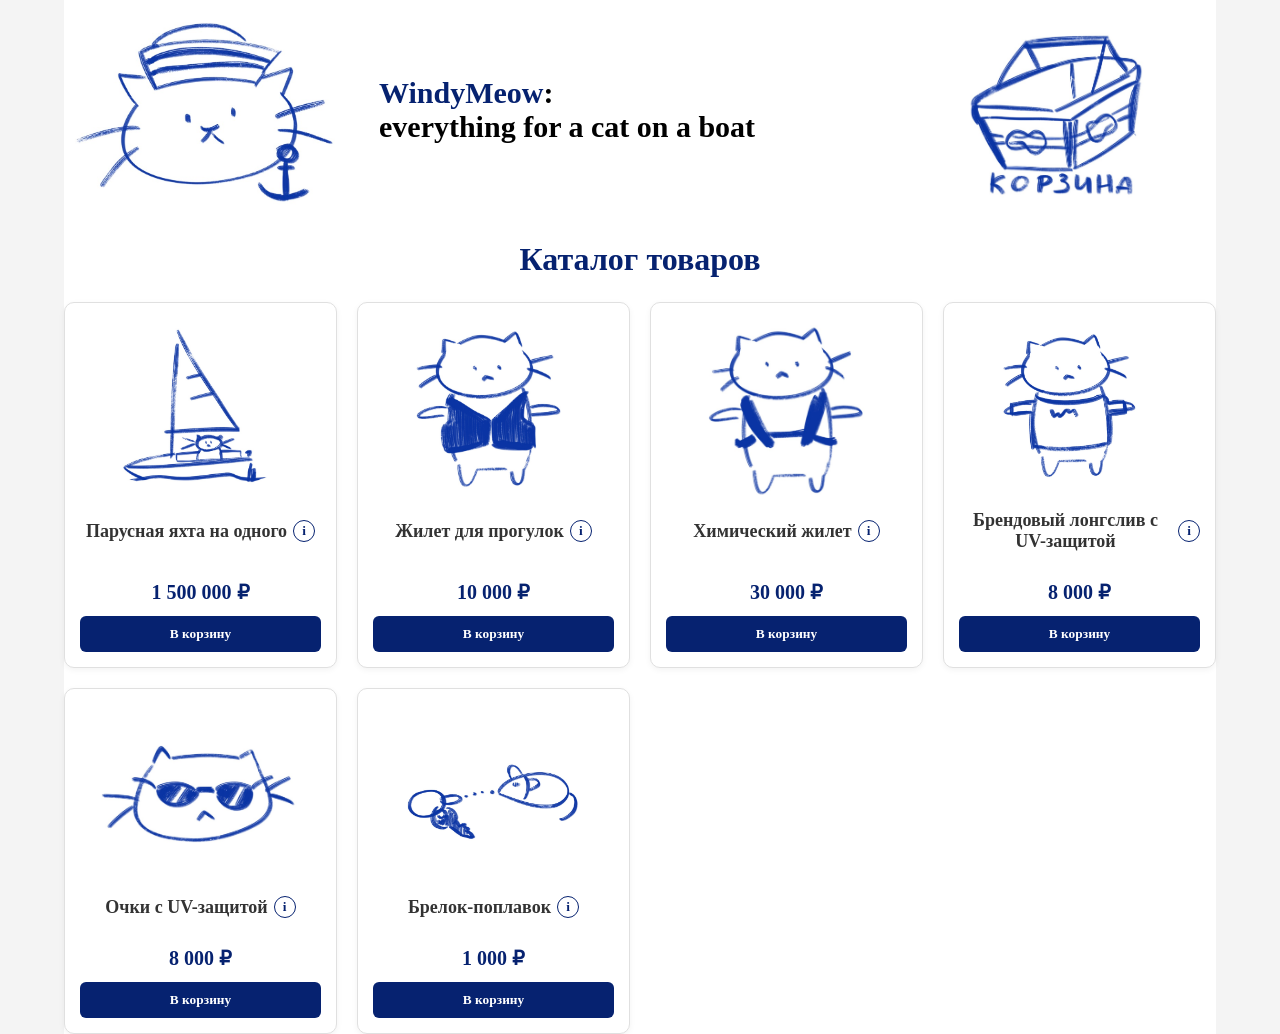
<file: index.html>
<!DOCTYPE html>
<html lang="ru">
  <head>
    <meta charset="utf-8">
    <meta name="viewport" content="width=device-width, initial-scale=1.0">
    <title>WindyMeow</title>
    <link rel="stylesheet" href="styles.css">
  </head>
  <body>
    <div class="container">
        <header class="main-header">
          <img src="images/logo.PNG" alt="Логотип" class="logo-img">
          <span class="site-title"><span class="site-name">WindyMeow</span>:<br>everything for a cat on a boat</span>

          <div class="cart">
            <a href="cart.html" class="cart-button" aria-label="Корзина">
              <img src="images/cart.PNG" alt="Корзина" class="cart-img">
            </a>
            <div class="cart-preview">
              <p>Корзина пуста</p>
            </div>
          </div>
        </header>
        <main>
          <h1 class="page-title">Каталог товаров</h1>

        <!-- Сетка товаров -->
          <div class="products-grid">

          <!-- Карточка 1 -->
              <article class="product-card" data-id="1" data-price="1500000">
                <img src="images/yacht.PNG" alt="Парусная яхта на одного" class="product-img">
                <div class="product-title-container">
                  <h2 class="product-title">Парусная яхта на одного</h2>
                  <button type="button" class="info-button" aria-label="Информация о парусной яхте">i</button>
                  <span class="product-info">Яхта для спорта и загадочных вечеров..</span>
                </div>
                <p class="product-price">1 500 000 ₽</p>
                <button class="add-to-cart-btn">В корзину</button>
              </article>

          <!-- Карточка 2 -->
              <article class="product-card" data-id="2" data-price="10000">
                <img src="images/simple_west.PNG" alt="Жилет для прогулок" class="product-img">
                <div class="product-title-container">
                  <h2 class="product-title">Жилет для прогулок</h2>
                  <button type="button" class="info-button" aria-label="Информация о жилете для прогулок">i</button>
                  <span class="product-info">Жилет для безопасности на воде. Для спокойных котов</span>
                </div>
                <p class="product-price">10 000 ₽</p>
                <button class="add-to-cart-btn">В корзину</button>
              </article>

          <!-- Карточка 3 -->
              <article class="product-card" data-id="3" data-price="30000">
                <img src="images/chemi_west.PNG" alt="Химический жилет" class="product-img">
                <div class="product-title-container">
                  <h2 class="product-title">Химический жилет</h2>
                  <button type="button" class="info-button" aria-label="Информация о химическом жилете">i</button>
                  <span class="product-info">Серьезный спасательный жилет для активных котов</span>
                </div>
                <p class="product-price">30 000 ₽</p>
                <button class="add-to-cart-btn">В корзину</button>
              </article>

              <article class="product-card" data-id="4" data-price="8000">
                <img src="images/polo.PNG" alt="Брендовый лонгслив с UV-защитой" class="product-img">
                <div class="product-title-container">
                  <h2 class="product-title">Брендовый лонгслив с UV-защитой</h2>
                  <button type="button" class="info-button" aria-label="Информация о брендовом лонгсливе с UV-защитой">i</button>
                  <span class="product-info">Лонгслив с защитой для спасения шерсти</span>
                </div>
                <p class="product-price">8 000 ₽</p>
                <button class="add-to-cart-btn">В корзину</button>
              </article>

              <article class="product-card" data-id="5" data-price="8000">
                <img src="images/glasses.PNG" alt="Очки с UV-защитой" class="product-img">
                <div class="product-title-container">
                  <h2 class="product-title">Очки с UV-защитой</h2>
                  <button type="button" class="info-button" aria-label="Информация об очках с UV-защитой">i</button>
                  <span class="product-info">Очки для котов, которые берегут глаза</span>
                </div>
                <p class="product-price">8 000 ₽</p>
                <button class="add-to-cart-btn">В корзину</button>
              </article>

              <article class="product-card" data-id="6" data-price="1000">
                <img src="images/chain.PNG" alt="Брелок-поплавок<" class="product-img">
                <div class="product-title-container">
                  <h2 class="product-title">Брелок-поплавок</h2>
                  <button type="button" class="info-button" aria-label="Информация о брелке-поплавке">i</button>
                  <span class="product-info">О нееет, ключи утонули!( А нет, вот же они всплыли!!</span>
                </div>
                <p class="product-price">1 000 ₽</p>
                <button class="add-to-cart-btn">В корзину</button>
              </article>

          </div>
        </main>
    </div>
    <script src="script.js"></script>
  </body>
</html>
</file>
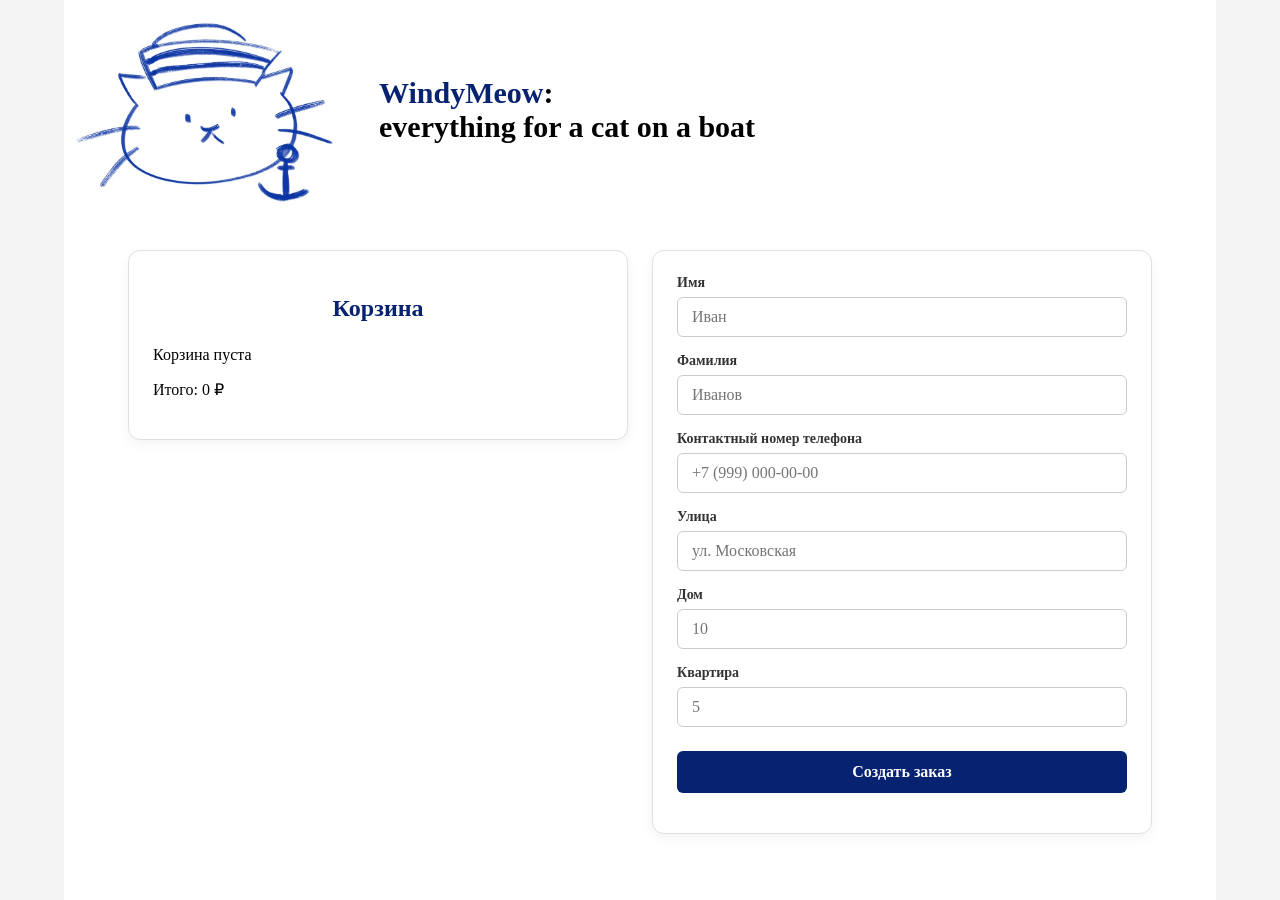
<file: cart.html>
<!DOCTYPE html>
<html lang="ru">
  <head>
    <meta charset="utf-8">
    <meta name="viewport" content="width=device-width, initial-scale=1.0">
    <title>WindyMeowMyChart</title>
    <link rel="stylesheet" href="styles.css">
  </head>
  <body>
    <div class="container">

        <header class="main-header">
          <img src="images/logo.PNG" alt="Логотип" class="logo-img">
          <span class="site-title"><span class="site-name">WindyMeow</span>:<br>everything for a cat on a boat</span>
            
        </header>

      <main class="main-content cart-content">

        <section class="checkout-form cart-page">
          <h1 class="page-title">Корзина</h1>
          <div id="cart-page-items"></div>
          <p id="cart-page-total"></p>
        </section>

        <form action="#" method="post" class="checkout-form">
          <div class="form-group">
            <label for="first-name">Имя</label>
            <input
              type="text"
              name="first_name"
              id="first-name"
              placeholder="Иван"
              minlength="2"
              maxlength="50"
              pattern="[А-ЯЁA-Z][а-яёa-z]+(?:(?: |-)[А-ЯЁA-Z][а-яёa-z]+)*"
              title="Имя должно начинаться с заглавной буквы и содержать только буквы"
              required
            />
          </div>

          <div class="form-group">
            <label for="last-name">Фамилия</label>
            <input
              type="text"
              name="last_name"
              id="last-name"
              placeholder="Иванов"
              minlength="2"
              maxlength="50"
              pattern="[А-ЯЁA-Z][а-яёa-z]+(?:(?: |-)[А-ЯЁA-Z][а-яёa-z]+)*"
              title="Фамилия должна начинаться с заглавной буквы и содержать только буквы"
              required
            />
          </div>

          <div class="form-group">
            <label for="phone">Контактный номер телефона</label>
            <input
              type="tel"
              name="phone"
              id="phone"
              placeholder="+7 (999) 000-00-00"
              pattern="^\+?[0-9\s\-\(\)]{7,18}$"
              title="Введите корректный номер телефона"
              required
            />
          </div>

          <div class="form-group">
            <label for="street">Улица</label>
            <input
              type="text"
              name="street"
              id="street"
              placeholder="ул. Московская"
              minlength="3"
              maxlength="100"
              required
            />
          </div>

          <div class="form-group">
            <label for="house">Дом</label>
            <input
              type="number"
              name="house"
              id="house"
              placeholder="10"
              min="1"
              max="999"
              step="1"
              required
            />
          </div>

          <div class="form-group">
            <label for="apartment">Квартира</label>
            <input
              type="number"
              name="apartment"
              id="apartment"
              placeholder="5"
              min="1"
              max="9999"
              step="1"
              required
            />
          </div>

          <button type="submit" class="submit-btn">Создать заказ</button>
          <p id="order-message" class="order-message" role="status"></p>
        </form>
      </main>

      <div class="order-modal" id="order-modal" role="dialog" aria-modal="true" aria-labelledby="order-modal-title" hidden>
        <div class="order-modal-content">
          <p class="order-modal-title" id="order-modal-title">Заказ создан!</p>
          <button type="button" class="order-modal-close" id="order-modal-close">Закрыть</button>
        </div>
      </div>

      <footer></footer>

    </div>

    <script src="cart.js"></script>
  </body>
</html>
</file>
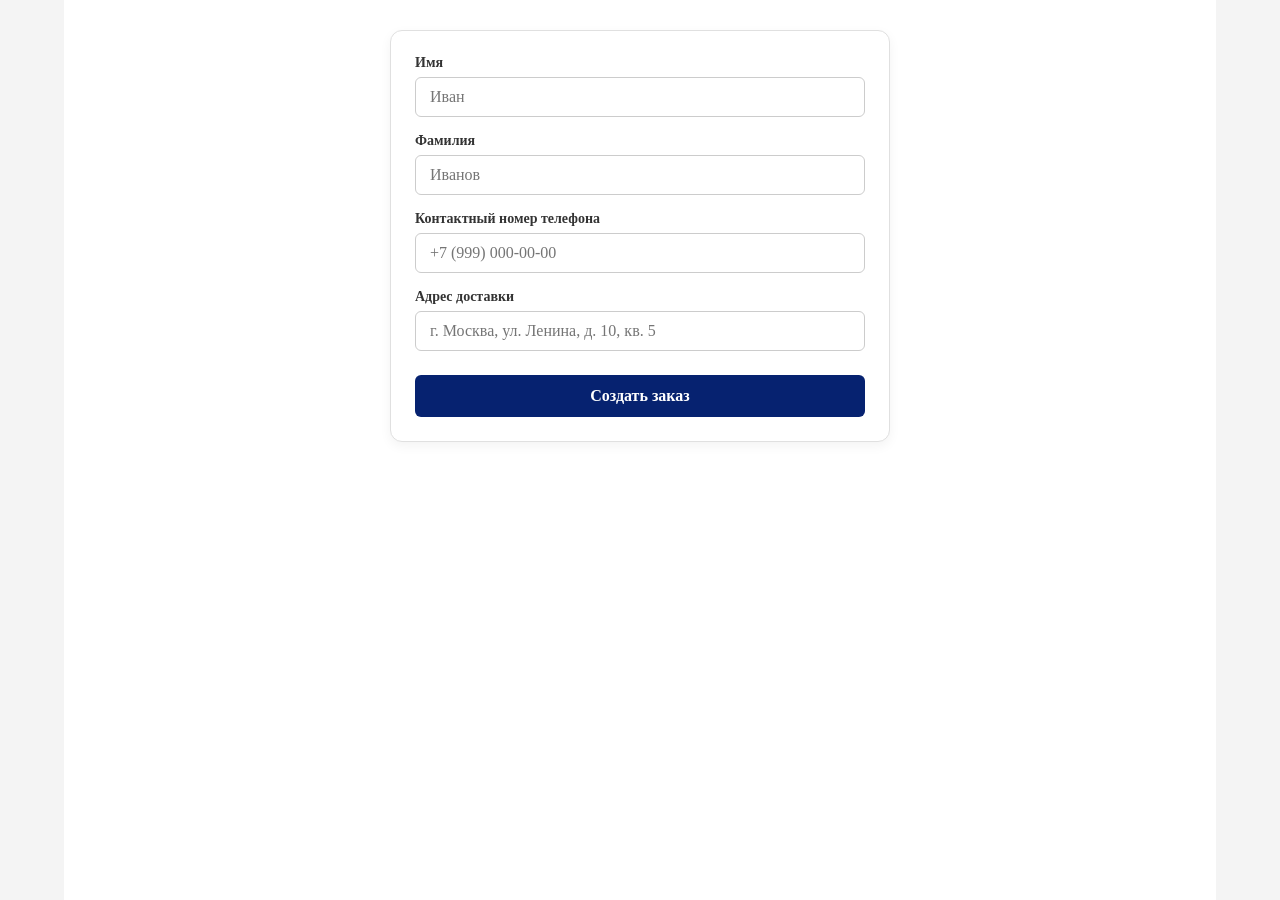
<file: chart.html>
<!DOCTYPE html>
<html lang="ru">
  <head>
    <meta charset="utf-8">
    <meta name="viewport" content="width=device-width, initial-scale=1.0">
    <title>WindyMeowMyChart</title>
    <link rel="stylesheet" href="styles.css">
  </head>
  <body>
    <div class="container">

      <header>
      </header>

      <main class="main-content">

        <form action="#" method="post" class="checkout-form">
          <div class="form-group">
            <label for="first-name">Имя</label>
            <input
              type="text"
              name="first_name"
              id="first-name"
              placeholder="Иван"
              required
            />
          </div>

          <div class="form-group">
            <label for="last-name">Фамилия</label>
            <input
              type="text"
              name="last_name"
              id="last-name"
              placeholder="Иванов"
              required
            />
          </div>

          <div class="form-group">
            <label for="phone">Контактный номер телефона</label>
            <input
              type="tel"
              name="phone"
              id="phone"
              placeholder="+7 (999) 000-00-00"
              pattern="^\+?[0-9\s\-\(\)]{7,18}$"
              title="Введите корректный номер телефона"
              required
            />
          </div>

          <div class="form-group">
            <label for="address">Адрес доставки</label>
            <input
              type="text"
              name="address"
              id="address"
              placeholder="г. Москва, ул. Ленина, д. 10, кв. 5"
              required
            />
          </div>

          <button type="submit" class="submit-btn">Создать заказ</button>
        </form>
      </main>

      <footer></footer>

    </div>

  </body>
</html>
</file>
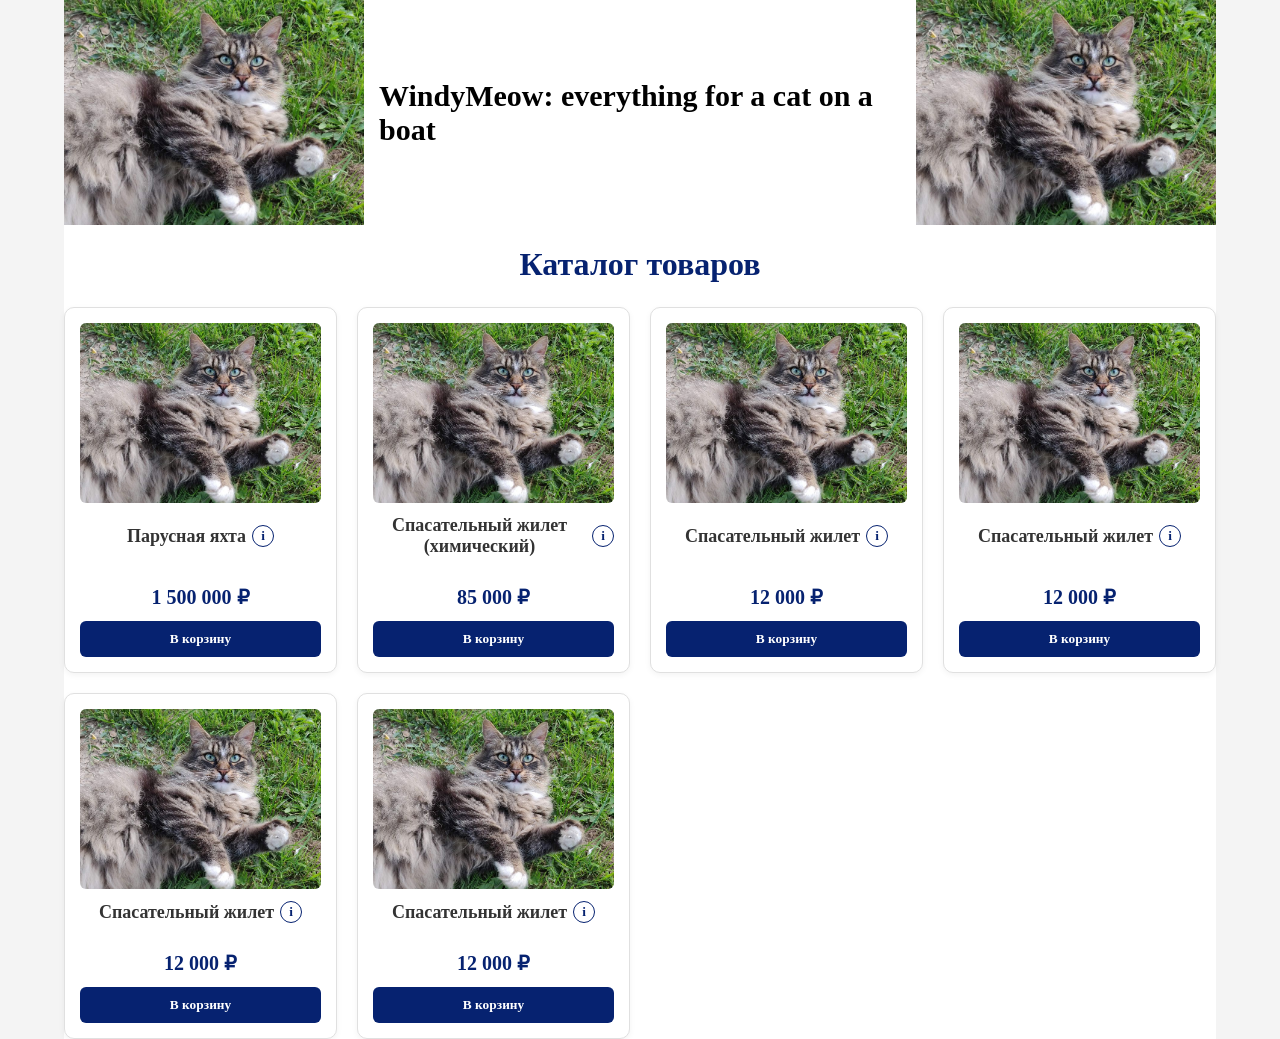
<file: main_page.html>
<!DOCTYPE html>
<html lang="ru">
  <head>
    <meta charset="utf-8">
    <meta name="viewport" content="width=device-width, initial-scale=1.0">
    <title>WindyMeow</title>
    <link rel="stylesheet" href="styles.css">
  </head>
  <body>
    <div class="container">
        <header class="main-header">
          <img src="images/cat.jfif" alt="Логотип" class="logo-img">
          <span class="site-title">WindyMeow: everything for a cat on a boat</span>

          <div class="cart">
            <a href="cart.html" class="cart-button" aria-label="Корзина">
              <img src="images/cat.jfif" alt="Корзина" class="cart-img">
            </a>
            <div class="cart-preview">
              <p>Корзина пуста</p>
            </div>
          </div>
        </header>
        <main>
          <h1 class="page-title">Каталог товаров</h1>

        <!-- Сетка товаров -->
          <div class="products-grid">

          <!-- Карточка 1 -->
              <article class="product-card" data-id="1" data-price="1500000">
                <img src="images/cat.jfif" alt="Яхта FastWind 20" class="product-img">
                <div class="product-title-container">
                  <h2 class="product-title">Парусная яхта</h2>
                  <button type="button" class="info-button" aria-label="Информация о парусной яхте">i</button>
                  <span class="product-info">Яхта для прогулок и путешествий по воде.</span>
                </div>
                <p class="product-price">1 500 000 ₽</p>
                <button class="add-to-cart-btn">В корзину</button>
              </article>

          <!-- Карточка 2 -->
              <article class="product-card" data-id="2" data-price="85000">
                <img src="images/cat.jfif" alt="Парус Спортивный" class="product-img">
                <div class="product-title-container">
                  <h2 class="product-title">Спасательный жилет (химический)</h2>
                  <button type="button" class="info-button" aria-label="Информация о химическом спасательном жилете">i</button>
                  <span class="product-info">Жилет для дополнительной безопасности на воде.</span>
                </div>
                <p class="product-price">85 000 ₽</p>
                <button class="add-to-cart-btn">В корзину</button>
              </article>

          <!-- Карточка 3 -->
              <article class="product-card" data-id="3" data-price="12000">
                <img src="images/cat.jfif" alt="Спасательный жилет" class="product-img">
                <div class="product-title-container">
                  <h2 class="product-title">Спасательный жилет</h2>
                  <button type="button" class="info-button" aria-label="Информация о спасательном жилете">i</button>
                  <span class="product-info">Классический спасательный жилет для плавания.</span>
                </div>
                <p class="product-price">12 000 ₽</p>
                <button class="add-to-cart-btn">В корзину</button>
              </article>

              <article class="product-card" data-id="4" data-price="12000">
                <img src="images/cat.jfif" alt="Спасательный жилет" class="product-img">
                <div class="product-title-container">
                  <h2 class="product-title">Спасательный жилет</h2>
                  <button type="button" class="info-button" aria-label="Информация о спасательном жилете">i</button>
                  <span class="product-info">Классический спасательный жилет для плавания.</span>
                </div>
                <p class="product-price">12 000 ₽</p>
                <button class="add-to-cart-btn">В корзину</button>
              </article>

              <article class="product-card" data-id="5" data-price="12000">
                <img src="images/cat.jfif" alt="Спасательный жилет" class="product-img">
                <div class="product-title-container">
                  <h2 class="product-title">Спасательный жилет</h2>
                  <button type="button" class="info-button" aria-label="Информация о спасательном жилете">i</button>
                  <span class="product-info">Классический спасательный жилет для плавания.</span>
                </div>
                <p class="product-price">12 000 ₽</p>
                <button class="add-to-cart-btn">В корзину</button>
              </article>

              <article class="product-card" data-id="6" data-price="12000">
                <img src="images/cat.jfif" alt="Спасательный жилет" class="product-img">
                <div class="product-title-container">
                  <h2 class="product-title">Спасательный жилет</h2>
                  <button type="button" class="info-button" aria-label="Информация о спасательном жилете">i</button>
                  <span class="product-info">Классический спасательный жилет для плавания.</span>
                </div>
                <p class="product-price">12 000 ₽</p>
                <button class="add-to-cart-btn">В корзину</button>
              </article>

          </div>
        </main>
    </div>
    <script src="script.js"></script>
  </body>
</html>
</file>
<file: styles.css>
* {
  box-sizing: border-box;
}

body {
  margin: 0;
  padding: 0;
  background-color: #f4f4f4;
  font-family: "Bookman Old Style", Bookman, Georgia, serif;
}

button,
input,
select,
textarea {
  font-family: inherit;
}


.container {
  max-width: 1500px;
  width: 90%;
  margin: 0 auto;
  background-color: #ffffff;
  min-height: 100vh;
}

.main-header {
    display: flex;
    align-items: center;
    gap: 15px;
}

.logo-img {
    width: 300px;
}

.site-title {
    font-size: 30px;
    font-weight: bold;
}

.site-name {
    color: #062270;
}

.cart {
    margin-left: auto;
    position: relative;
}

.cart-button {
    display: block;
    width: 300px;
}

.cart-img {
    display: block;
    width: 100%;
    height: 100%;
}

.cart-preview {
    display: none;
    position: absolute;
    right: 0;
    top: 100%;
    width: 250px;
    padding: 15px;
    background-color: #062270;
    color: #ffffff;
    border: 1px solid #062270;
    border-radius: 6px;
    box-shadow: 0 2px 6px rgba(0, 0, 0, 0.15);
    text-align: center;
    z-index: 1;
}

.cart-preview p {
    margin: 0;
}

.cart-item {
    padding: 8px 0;
    border-bottom: 1px solid #e0e0e0;
}

.cart-preview .cart-item {
    border-bottom-color: rgba(255, 255, 255, 0.4);
}

.quantity-controls {
    display: flex;
    justify-content: center;
    align-items: center;
    gap: 10px;
    margin-top: 8px;
}

.quantity-controls button {
    width: 28px;
    height: 28px;
    background-color: #062270;
    color: #ffffff;
    border: none;
    border-radius: 4px;
    cursor: pointer;
}

.quantity-controls .delete-item-button {
    background-color: #e53935;
}

.cart-preview .quantity-controls button {
    background-color: #ffffff;
    color: #062270;
}

.cart-product-price {
    font-weight: bold;
}

.cart-preview .cart-total {
    margin-top: 10px;
    font-weight: bold;
}

.checkout-link {
    display: block;
    margin-top: 12px;
    padding: 10px;
    background-color: #ffffff;
    color: #062270;
    border-radius: 6px;
    font-weight: bold;
    text-decoration: none;
}

.cart:hover .cart-preview {
    display: block;
}

.main-content {
  padding: 30px 20px;
}

.page-title {
  margin-bottom: 24px;
  color: #062270;
  gap: 15px;
}

.products-grid {
  display: grid;
  grid-template-columns: repeat(auto-fill, minmax(250px, 1fr));
  gap: 20px;
}

.product-card {
  border: 1px solid #e0e0e0;
  border-radius: 10px;
  padding: 15px;
  background-color: #ffffff;
  display: flex;
  flex-direction: column;
  align-items: center;
  text-align: center;
  box-shadow: 0 2px 6px rgba(0, 0, 0, 0.05);
  transition: transform 0.2s ease, box-shadow 0.2s ease;
}

.product-img {
  width: 100%;
  height: 180px;
  object-fit: cover;
  border-radius: 6px;
  margin-bottom: 12px;
}

/* Название товара */
.product-title {
  font-size: 18px;
  color: #333333;
  margin: 0;
}

.product-title-container {
  position: relative;
  display: flex;
  justify-content: center;
  align-items: center;
  gap: 6px;
  width: 100%;
  margin-bottom: 8px;
  flex-grow: 1;
}

.info-button {
  flex-shrink: 0;
  width: 22px;
  height: 22px;
  padding: 0;
  border: 1px solid #062270;
  border-radius: 50%;
  background-color: #ffffff;
  color: #062270;
  font-weight: bold;
  cursor: pointer;
}

.product-info {
  display: none;
  position: absolute;
  bottom: calc(100% + 8px);
  left: 50%;
  width: 220px;
  padding: 10px;
  transform: translateX(-50%);
  background-color: #062270;
  color: #ffffff;
  border-radius: 6px;
  font-size: 14px;
  font-weight: normal;
  z-index: 2;
}

.info-button:hover + .product-info,
.info-button:focus + .product-info {
  display: block;
}

/* Цена товара */
.product-price {
  font-size: 20px;
  font-weight: bold;
  color: #062270;
  margin-bottom: 12px;
}

/* Кнопка "В корзину" */
.add-to-cart-btn {
  width: 100%;
  padding: 10px;
  background-color: #062270;
  color: #ffffff;
  border: none;
  border-radius: 6px;
  font-weight: bold;
  cursor: pointer;
  transition: background-color 0.2s ease;
}

.add-to-cart-btn:hover {
  background-color: #041850;
}

.checkout-form {
  max-width: 500px; /* Ограничиваем ширину самой формы */
  margin: 0 auto;    /* Центрируем форму внутри <main> */
  padding: 24px;
  background-color: #ffffff;
  border: 1px solid #e0e0e0;
  border-radius: 12px;
  box-shadow: 0 4px 12px rgba(0, 0, 0, 0.05);
}

.cart-page {
  margin-bottom: 24px;
}

.cart-content {
  display: flex;
  justify-content: center;
  align-items: flex-start;
  flex-wrap: wrap;
  gap: 24px;
}

.cart-content .checkout-form {
  flex: 1 1 400px;
  margin: 0;
}

.page-title {
  text-align: center;
  margin-bottom: 24px;
  color: #062270;
}

/* Группировка поля ввода и его заголовка */
.form-group {
  display: flex;
  flex-direction: column;
  margin-bottom: 16px;
  text-align: left;
}

.form-group label {
  font-size: 14px;
  font-weight: bold;
  color: #333333;
  margin-bottom: 6px;
}

/* Стилизация текстовых инпутов */
.form-group input {
  padding: 10px 14px;
  font-size: 16px;
  border: 1px solid #cccccc;
  border-radius: 6px;
  outline: none;
  transition: border-color 0.2s ease, box-shadow 0.2s ease;
}

/* Эффект при фокусе на поле ввода */
.form-group input:focus {
  border-color: #062270;
  box-shadow: 0 0 0 3px rgba(6, 34, 112, 0.15);
}

/* Автоматическая подсветка ошибок валидации браузером */
.form-group input:invalid:not(:placeholder-shown) {
  border-color: #e53935;
}

/* Кнопка отправки формы */
.submit-btn {
  width: 100%;
  padding: 12px;
  background-color: #062270;
  color: #ffffff;
  font-size: 16px;
  font-weight: bold;
  border: none;
  border-radius: 6px;
  cursor: pointer;
  margin-top: 8px;
  transition: background-color 0.2s ease;
}

.submit-btn:hover {
  background-color: #041850;
}

.order-message {
  margin-bottom: 0;
  text-align: center;
  font-weight: bold;
}

.order-modal {
  position: fixed;
  top: 0;
  right: 0;
  bottom: 0;
  left: 0;
  display: flex;
  justify-content: center;
  align-items: center;
  padding: 20px;
  background-color: rgba(0, 0, 0, 0.5);
  z-index: 10;
}

.order-modal[hidden] {
  display: none;
}

.order-modal-content {
  width: 100%;
  max-width: 400px;
  padding: 30px;
  background-color: #ffffff;
  border-radius: 12px;
  box-shadow: 0 4px 20px rgba(0, 0, 0, 0.25);
  text-align: center;
}

.order-modal-title {
  margin-top: 0;
  color: #062270;
  font-size: 26px;
  font-weight: bold;
}

.order-modal-close {
  padding: 10px 24px;
  background-color: #062270;
  color: #ffffff;
  border: none;
  border-radius: 6px;
  font-weight: bold;
  cursor: pointer;
}

/* Планшет */
@media (max-width: 900px) {
  .main-header {
    flex-wrap: wrap;
    padding: 15px;
  }

  .logo-img {
    width: 200px;
  }

  .site-title {
    flex: 1 1 200px;
    font-size: 24px;
  }

  .cart-button {
    width: 200px;
  }

  .page-title,
  .products-grid {
    padding-right: 15px;
    padding-left: 15px;
  }
}

/* Телефон */
@media (max-width: 600px) {
  .main-header {
    flex-direction: column;
    flex-wrap: nowrap;
    padding: 10px;
    text-align: center;
  }

  .logo-img {
    width: 150px;
    max-width: 100%;
  }

  .site-title {
    flex: none;
    font-size: 20px;
  }

  .cart {
    width: 100%;
    margin-left: 0;
  }

  .cart-button {
    width: 120px;
    margin: 0 auto;
  }

  .cart-preview {
    right: 50%;
    width: calc(100vw - 20px);
    max-width: 280px;
    max-height: 70vh;
    overflow-y: auto;
    transform: translateX(50%);
  }

  .page-title {
    padding-right: 10px;
    padding-left: 10px;
    font-size: 24px;
  }

  .products-grid {
    grid-template-columns: 1fr;
    padding-right: 10px;
    padding-left: 10px;
  }

  .main-content {
    padding: 20px 10px;
  }

  .cart-content {
    gap: 16px;
  }

  .cart-content .checkout-form {
    flex-basis: 100%;
    width: 100%;
    padding: 16px;
  }

  .product-info {
    width: 200px;
  }
}
</file>
